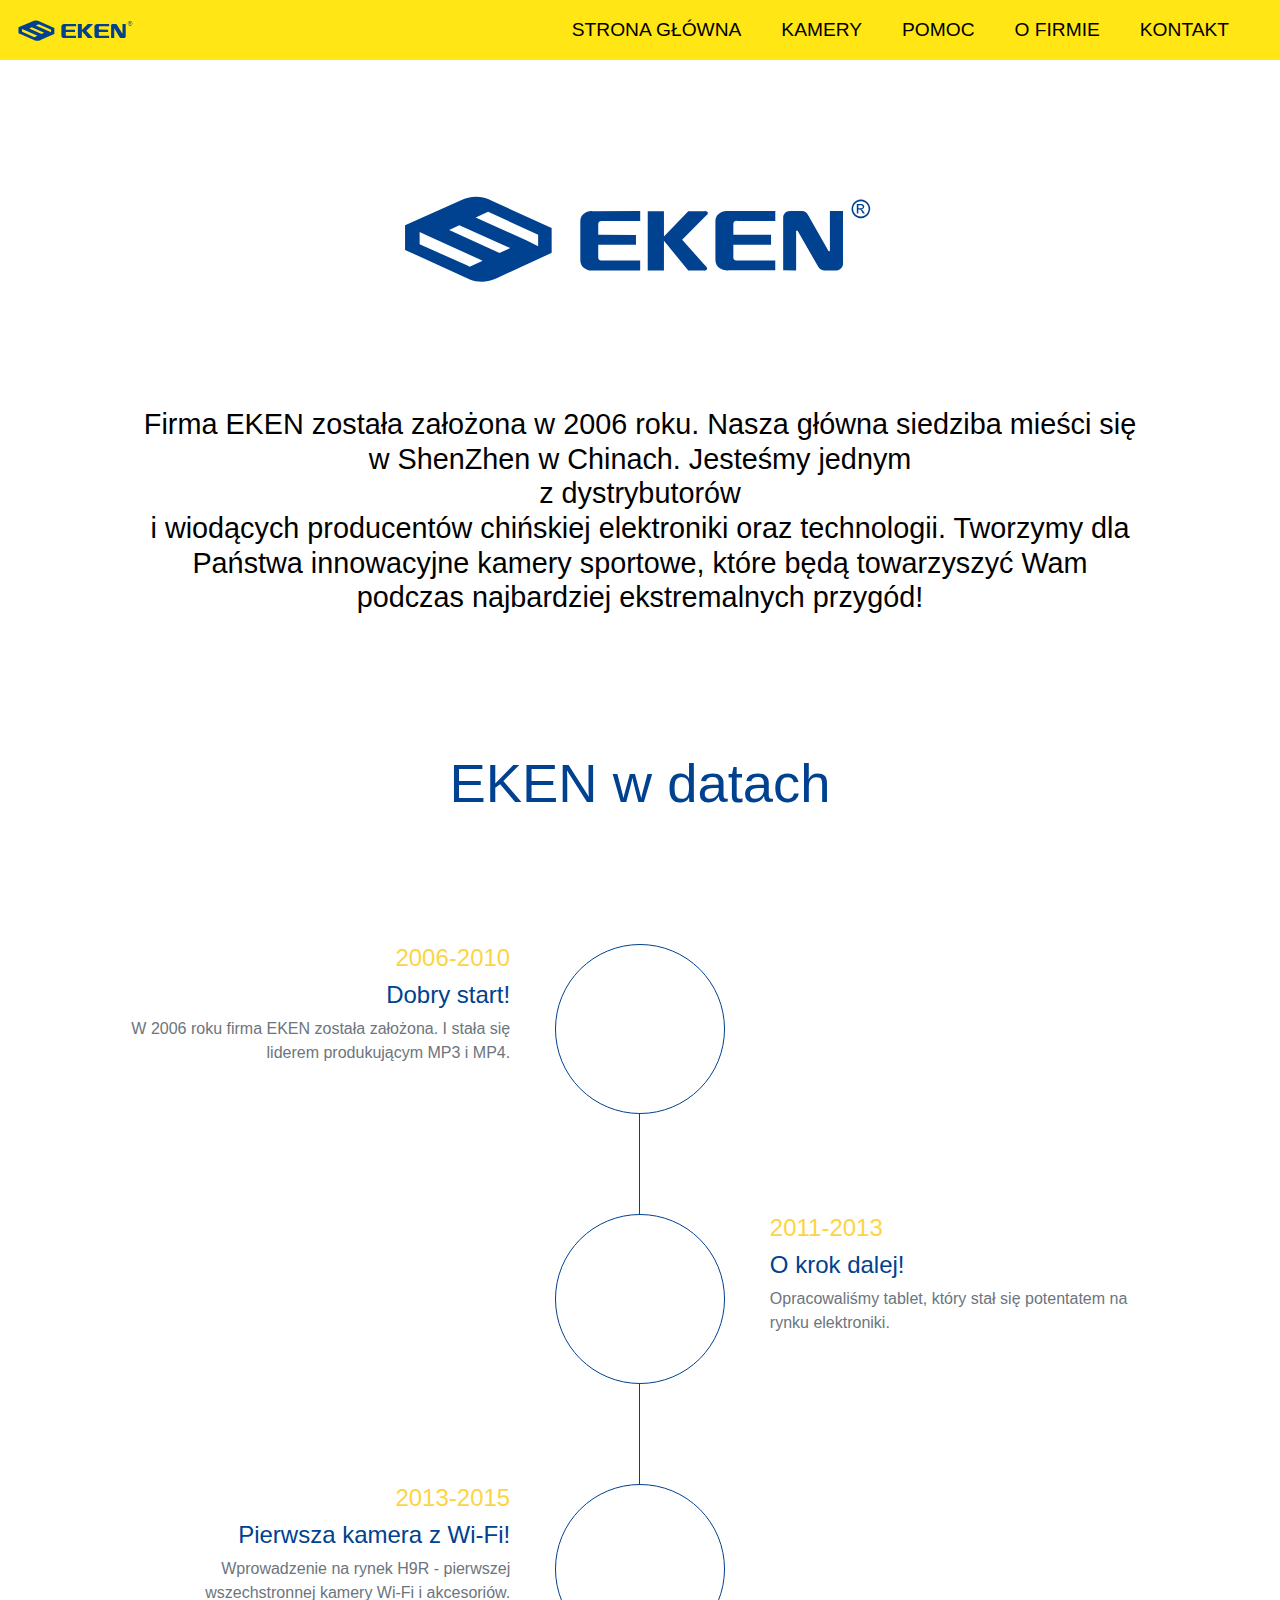
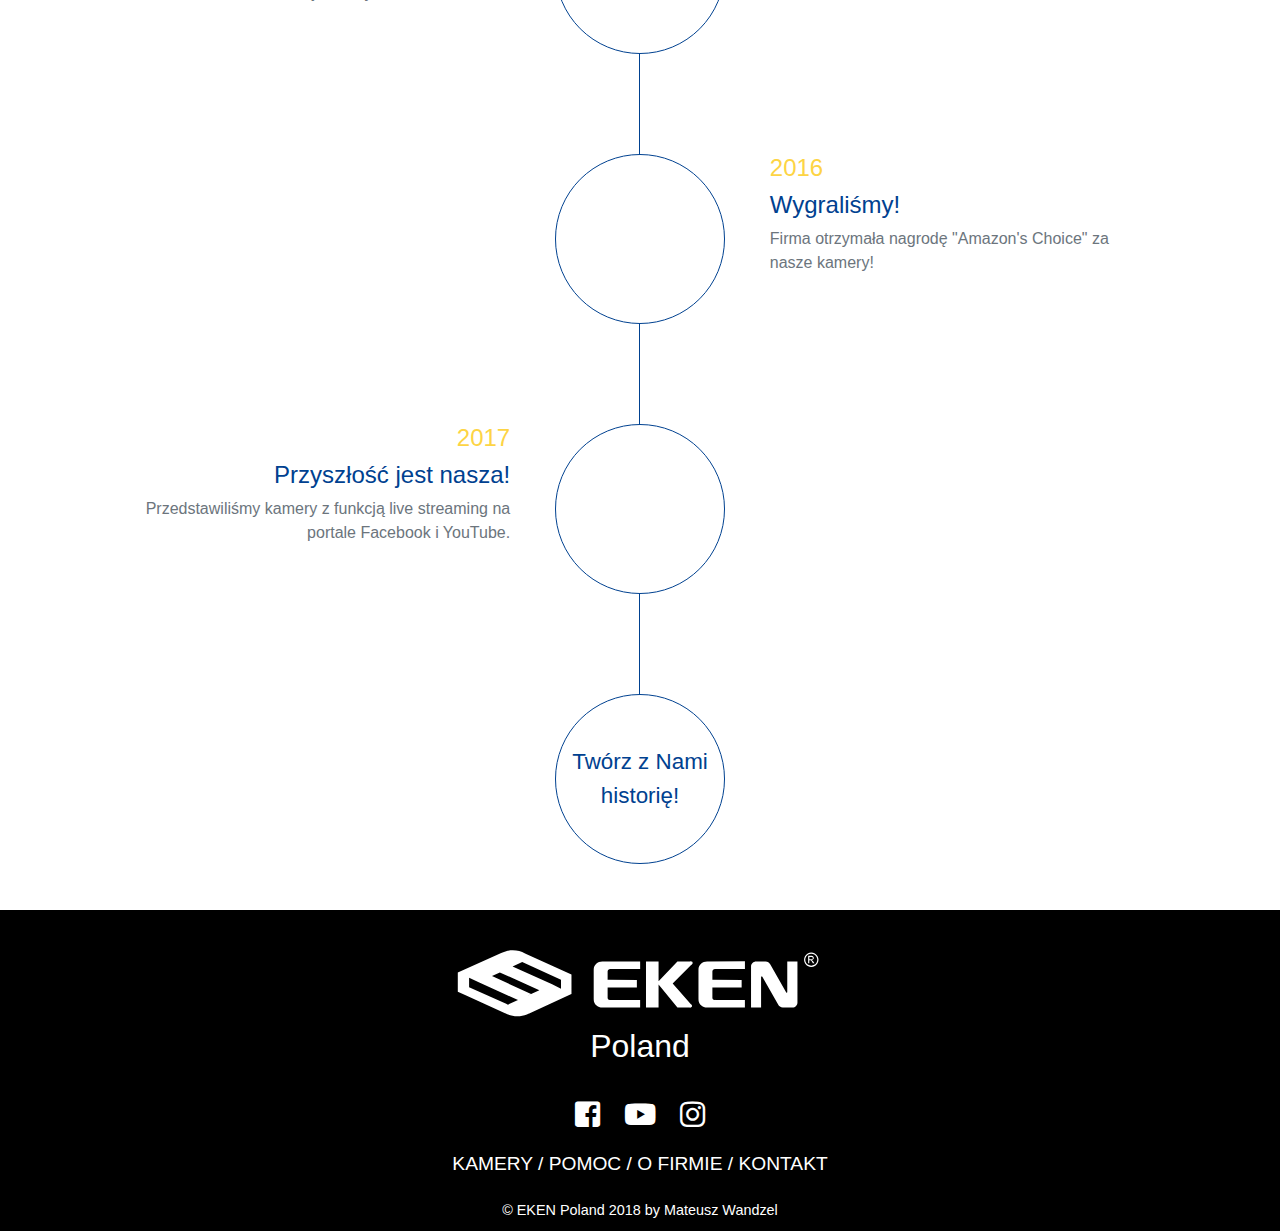
<file: aboutus.html>
<!DOCTYPE HTML>
<html lang="en">

<head>
    <!-- Required meta tags -->
    <meta charset="utf-8">
    <meta name="viewport" content="width=device-width, initial-scale=1, shrink-to- fit=no">
    <link rel="icon" type="image/png" href="favicon.png">

    <!-- Bootstrap CSS -->
    <link rel="stylesheet" href="assets/css/bootstrap.min.css">
    <link rel="stylesheet" href="assets/css/aboutus.css">

    <link href="https://fonts.googleapis.com/css?family=Raleway" rel="stylesheet">
    <link rel="stylesheet" href="assets/css/fontawesome-all.css">

    <title>EKEN - Poland</title>
</head>

<body>
    <nav class="navbar navbar-expand-lg navbar-light sticky">
        <a href="index.html"><img src="assets/img/logo.svg" alt="logo" class="nav-logo"></a>
        <button class="navbar-toggler" type="button" data-toggle="collapse" data-target="#navbarNavAltMarkup" aria-controls="navbarNavAltMarkup" aria-expanded="false" aria-label="Toggle navigation">
    <span class="navbar-toggler-icon"></span>
      </button>
        <div class="collapse navbar-collapse" id="navbarNavAltMarkup">
            <div class="navbar-nav display-4 ml-auto">
                <a class="nav-item nav-link" href="index.html">Strona główna</a>
                <a class="nav-item nav-link" href="products.html">Kamery</a>
                <a class="nav-item nav-link" href="help.html">Pomoc</a>
                <a class="nav-item nav-link" href="aboutus.html">O firmie</a>
                <a class="nav-item nav-link" href="contact.html">Kontakt</a>
            </div>
        </div>
    </nav>
    <section class="about d-flex justify-content-center align-items-center flex-column">
        <div class="about-header d-flex justify-content-center align-items-center flex-column">
            <img src="assets/img/logo.svg" alt="logo" class="about-logo">
            <p class="display-2 about-description">Firma EKEN została założona w 2006 roku. Nasza główna siedziba mieści się <br>w ShenZhen w Chinach. Jesteśmy jednym <br>z dystrybutorów <br>i wiodących producentów chińskiej elektroniki oraz technologii. Tworzymy dla Państwa innowacyjne kamery sportowe, które będą towarzyszyć Wam podczas najbardziej ekstremalnych przygód!</p>
        </div>
        
        <div class="container-fluid timeline-container">
            <div class="row">
                <div class="col-lg-12 text-center">
                    <h2 class="section-heading display-2">EKEN w datach</h2>
                </div>
            </div>
            <div class="row">
                <div class="col-lg-12">
                    <ul class="timeline">
                        <li>
                            <div class="timeline-image">
            
                            </div>
                            <div class="timeline-panel">
                                <div class="timeline-heading">
                                    <h4>2006-2010</h4>
                                    <h4 class="subheading display-4">Dobry start!</h4>
                                </div>
                                <div class="timeline-body">
                                    <p class="text-muted">W 2006 roku firma EKEN została założona. I stała się liderem produkującym MP3 i MP4. </p>
                                </div>
                            </div>
                        </li>
                        <li class="timeline-inverted">
                            <div class="timeline-image">
                                
                            </div>
                            <div class="timeline-panel">
                                <div class="timeline-heading">
                                    <h4>2011-2013</h4>
                                    <h4 class="subheading display-4">O krok dalej!</h4>
                                </div>
                                <div class="timeline-body">
                                    <p class="text-muted">Opracowaliśmy tablet, który stał się potentatem na rynku elektroniki. </p>
                                </div>
                            </div>
                        </li>
                        <li>
                            <div class="timeline-image">
                                
                            </div>
                            <div class="timeline-panel">
                                <div class="timeline-heading">
                                    <h4>2013-2015</h4>
                                    <h4 class="subheading display-4">Pierwsza kamera z Wi-Fi!</h4>
                                </div>
                                <div class="timeline-body">
                                    <p class="text-muted">Wprowadzenie na rynek H9R - pierwszej wszechstronnej kamery Wi-Fi i akcesoriów.</p>
                                </div>
                            </div>
                        </li>
                        <li class="timeline-inverted">
                            <div class="timeline-image">
                                
                            </div>
                            <div class="timeline-panel">
                                <div class="timeline-heading">
                                    <h4>2016</h4>
                                    <h4 class="subheading display-4">Wygraliśmy!</h4>
                                </div>
                                <div class="timeline-body">
                                    <p class="text-muted">Firma otrzymała nagrodę "Amazon's Choice" za nasze kamery!</p>
                                </div>
                            </div>
                        </li>
                        <li>
                            <div class="timeline-image">
                                
                            </div>
                            <div class="timeline-panel">
                                <div class="timeline-heading">
                                    <h4>2017</h4>
                                    <h4 class="subheading display-4">Przyszłość jest nasza!</h4>
                                </div>
                                <div class="timeline-body">
                                    <p class="text-muted">Przedstawiliśmy kamery z funkcją live streaming na portale Facebook i YouTube.</p>
                                </div>
                            </div>
                        </li>
                        <li class="timeline-inverted">
                            <div class="timeline-image container-fluid d-flex align-items-center justify-content-center flex-column">
                                <span class="lastcircle display-4">Twórz z Nami historię!</span>
                            </div>
                        </li>
                    </ul>
                </div>
            </div>
        </div>
    </section>
<footer>
    <div class="social-media">
        <svg version="1.1" id="图层_1" xmlns="http://www.w3.org/2000/svg" xmlns:xlink="http://www.w3.org/1999/xlink" x="0px" y="0px" width="413.86px" height="82.2px" viewBox="0 0 413.86 82.2" enable-background="new 0 0 413.86 82.2" xml:space="preserve">
                <g id="XMLID_167_">
                    <path id="eken" fill="#004190" d="M394.59,16.8c-0.145-0.154-0.427-0.286-0.709-0.439c0.709-0.141,1.271-0.287,1.707-0.705
                        c0.418-0.419,0.692-0.992,0.692-1.559c0-0.428-0.132-0.854-0.418-1.14c-0.274-0.424-0.567-0.708-0.991-0.845
                        c-0.426-0.146-1.138-0.285-2.125-0.285h-2.689v8.085h1.275v-3.397h0.706c0.565,0,0.852,0.132,1.133,0.286
                        c0.287,0.272,0.71,0.846,1.274,1.836l0.707,1.275h1.7l-0.99-1.56C395.295,17.646,395.009,17.072,394.59,16.8z M393.021,15.538
                        h-1.631v-2.526h1.494c0.741,0,1.179,0,1.48,0.156c0.147,0.143,0.447,0.29,0.598,0.44c0,0.146,0.145,0.455,0.145,0.745
                        c0,0.296-0.145,0.597-0.444,0.894C394.365,15.395,393.777,15.538,393.021,15.538z"/>
                    <path id="eken" fill="#004190" d="M400.313,12.128c-0.75-1.338-1.781-2.24-2.974-2.986c-1.34-0.587-2.526-1.039-3.867-1.039
                        c-1.332,0-2.535,0.451-3.866,1.039c-1.191,0.747-2.231,1.648-2.973,2.986c-0.598,1.183-1.039,2.521-1.039,3.857
                        c0,1.339,0.441,2.688,1.039,3.876c0.741,1.338,1.638,2.225,2.973,2.971c1.189,0.593,2.534,1.039,3.866,1.039
                        c1.341,0,2.677-0.446,3.867-1.039c1.328-0.746,2.224-1.633,2.974-2.971c0.586-1.189,1.041-2.537,1.041-3.876
                        C401.354,14.649,400.898,13.311,400.313,12.128z M399.125,19.259c-0.594,1.042-1.342,1.788-2.384,2.38
                        c-1.038,0.594-2.078,0.899-3.27,0.899c-1.186,0-2.234-0.306-3.273-0.899c-1.04-0.592-1.784-1.338-2.377-2.38
                        c-0.592-1.042-0.892-2.084-0.892-3.274c0-1.186,0.3-2.231,0.892-3.264c0.593-1.05,1.337-1.799,2.377-2.381
                        c1.039-0.599,2.23-0.893,3.273-0.893c1.041,0,2.231,0.293,3.27,0.893c1.042,0.582,1.79,1.331,2.384,2.381
                        c0.593,1.033,0.892,2.078,0.892,3.264C400.017,17.175,399.718,18.217,399.125,19.259z"/>
                </g>
                <path id="eken" fill="#004190" d="M132.32,53.26L132.32,53.26L132.32,53.26l-0.03-21.116l-0.035,0.018L81.724,9.129
                    c-3.967-2.141-8.506-3.356-13.33-3.356c-4.543,0-8.832,1.084-12.63,2.998l-0.008-0.003L8.476,29.909v20.91l8.541,3.899
                    l42.933,19.604c0.06,0.029,0.11,0.061,0.169,0.092l3.026,1.387c3.162,1.232,6.593,1.912,10.192,1.912
                    c3.665,0,7.172-0.711,10.388-1.988l1.625-0.742l0.003-0.004l0.86-0.393c0.026-0.012,0.05-0.029,0.075-0.037l45.307-20.953
                    l0.725-0.324V53.26z M63.09,64.961l-1.937-0.881L20.788,45.922V35.665l10.49,4.905l0.014-0.006l42.76,19.345L63.09,64.961z
                     M85.35,54.697l-0.834,0.387l3.768-1.754l-42.56-19.506l8.561-3.997l43.042,19.347L85.35,54.697z M68.119,23.367l10.52-4.912
                    l42.249,19.52l-0.002,0.001l0.004,9.587l-9.644-4.807L68.119,23.367z"/>
                <path id="eken" fill="#004190" d="M207.101,17.871l-40.486,0.051c-0.232-0.018-0.463-0.025-0.704-0.025
                    c-5.17,0-9.363,3.755-9.363,8.385c0,0.094,0.013,0.183,0.013,0.277l-0.055,0.049v32.144l0.067,0.064
                    c-0.029,0.281-0.046,0.563-0.046,0.846c0,4.715,4.269,8.545,9.535,8.545c0.176,0,0.345-0.023,0.517-0.029v0.002l1.511-0.029h38.977
                    v-8.33l-31.91-0.006l-0.012-0.021c-0.273,0.1-0.746,0.023-1.056,0.023c-1.324,0-2.395-0.959-2.395-2.145
                    c0-0.188-0.086-0.455-0.035-0.627V46.373l31.862-0.035V38.07l-31.862-0.095v-9.048l0.048-0.036
                    c-0.009-0.069-0.026-0.138-0.026-0.212c0-1.374,1.244-2.488,2.782-2.488c0.215,0,0.42,0.026,0.624,0.07l0.05-0.041l31.962,0.052
                    V17.871z"/>
                <path id="eken" fill="#004190" d="M321.217,17.829l-40.49,0.052c-0.233-0.016-0.464-0.023-0.698-0.023
                    c-5.172,0-9.366,3.752-9.366,8.382c0,0.093,0.012,0.183,0.017,0.275l-0.057,0.049v32.148l0.066,0.063
                    c-0.029,0.277-0.046,0.559-0.046,0.846c0,4.717,4.27,8.541,9.537,8.541c0.171,0,0.345-0.018,0.513-0.029h0.005l1.503-0.025h38.983
                    v-8.326l-31.909-0.008l-0.01-0.021c-0.276,0.098-0.751,0.025-1.064,0.025c-1.32,0-2.393-0.961-2.393-2.145
                    c0-0.188-0.083-0.457-0.031-0.631V46.336l31.862-0.043v-8.265l-31.862-0.095v-9.047l0.046-0.036
                    c-0.008-0.069-0.026-0.138-0.026-0.21c0-1.377,1.249-2.491,2.78-2.491c0.218,0,0.425,0.027,0.628,0.069l0.05-0.039l31.963,0.054
                    V17.829z"/>
                <g id="XMLID_149_">
                    <path id="eken" fill="#004190" d="M378.422,17.862l-11.089,0.036v33.479h-0.03c-0.068,0.287-0.341,0.504-0.681,0.504
                        c-0.384,0-0.691-0.268-0.704-0.607l-17.177-30.24c-0.905-1.855-2.809-3.136-5.016-3.136c-0.042,0-0.086,0.006-0.127,0.007
                        l-0.013-0.007h-3.41h-1.364h-4.689l-0.035,0.04c-0.208-0.021-0.419-0.04-0.635-0.04c-3.079,0-5.58,2.491-5.58,5.563
                        c0,0.278,0,44.521,0,44.521l10.939,0.139V34.923c-0.004-0.024-0.014-0.048-0.014-0.071c0-0.024,0.01-0.046,0.014-0.07v-0.139h0.032
                        c0.1-0.244,0.356-0.421,0.664-0.421c0.307,0,0.563,0.177,0.661,0.421h0.007l17.204,30.289c0.894,1.889,2.817,3.199,5.054,3.199
                        c0.074,0,0.143-0.006,0.217-0.012h0.333h2.993h1.356l5.465,0.008c0.015,0,0.033,0.004,0.054,0.004c0.016,0,0.038-0.004,0.051-0.004
                        h0.156l0.006-0.008c2.987-0.113,5.37-2.549,5.37-5.549C378.435,62.479,378.422,17.862,378.422,17.862z"/>
                </g>
                <g id="XMLID_145_">
                    <polyline id="eken" fill="#004190" points="242.528,42.063 263.688,20.768 262.633,17.914 247.689,17.914 227.158,39.434 
                        227.155,17.922 213.457,17.922 213.457,68.188 227.155,68.188 227.158,43.063 247.689,68.188 261.88,68.125 263.062,65.289 
                        242.528,42.063 	"/>
                    <ellipse id="eken" fill="#004190" cx="262.633" cy="19.513" rx="1.667" ry="1.6"/>
                    <path id="eken" fill="#004190" d="M263.618,66.512c0,0.865-0.712,1.566-1.604,1.596c-0.021,0-0.038,0.006-0.063,0.006
                        c-0.919,0-1.663-0.721-1.663-1.602c0-0.883,0.744-1.598,1.663-1.598c0.477,0,0.901,0.189,1.208,0.49
                        C263.446,65.693,263.618,66.084,263.618,66.512z"/>
                </g>
                </svg>
        <div class="brand-container container-fluid">
            <span class="brand display-4">Poland</span>
        </div>
        <div class="buttons">
            <a class="fb" href="https://www.facebook.com/EKENPoland" target="_blank"><i class="fab fa-facebook-square"></i></a>
            <a class="fb" href="https://www.facebook.com/EKENPoland" target="_blank"><i class="fab fa-youtube"></i></a>
            <a class="fb" href="https://www.facebook.com/EKENPoland" target="_blank"><i class="fab fa-instagram"></i></a>
        </div>
    </div>
    <p class="display-4"><a href="products.html">Kamery</a> / <a href="help.html">Pomoc</a> / <a href="aboutus.html">O firmie</a> / <a href="contact.html">Kontakt</a> </p>
    <div class="container-fluid copy display-4">&copy; EKEN Poland 2018 by Mateusz Wandzel
    </div>
</footer>
    <!-- Optional JavaScript -->
    <script src="assets/js/main.js"></script>
    <!-- jQuery first, then Popper.js, then Bootstrap JS -->
    <script src="https://code.jquery.com/jquery-3.2.1.slim.min.js" integrity="sha384-KJ3o2DKtIkvYIK3UENzmM7KCkRr/rE9/Qpg6aAZGJwFDMVNA/GpGFF93hXpG5KkN" crossorigin="anonymous"></script>
    <script src="https://cdnjs.cloudflare.com/ajax/libs/popper.js/1.12.9/umd/popper.min.js" integrity="sha384-ApNbgh9B+Y1QKtv3Rn7W3mgPxhU9K/ScQsAP7hUibX39j7fakFPskvXusvfa0b4Q" crossorigin="anonymous"></script>
    <script src="https://maxcdn.bootstrapcdn.com/bootstrap/4.0.0/js/bootstrap.min.js" integrity="sha384-JZR6Spejh4U02d8jOt6vLEHfe/JQGiRRSQQxSfFWpi1MquVdAyjUar5+76PVCmYl" crossorigin="anonymous"></script>
    <script src="assets/js/bootstrap.min.js"></script>
    <script src="assets/js/main.js"></script>
</body>

</html>
</file>
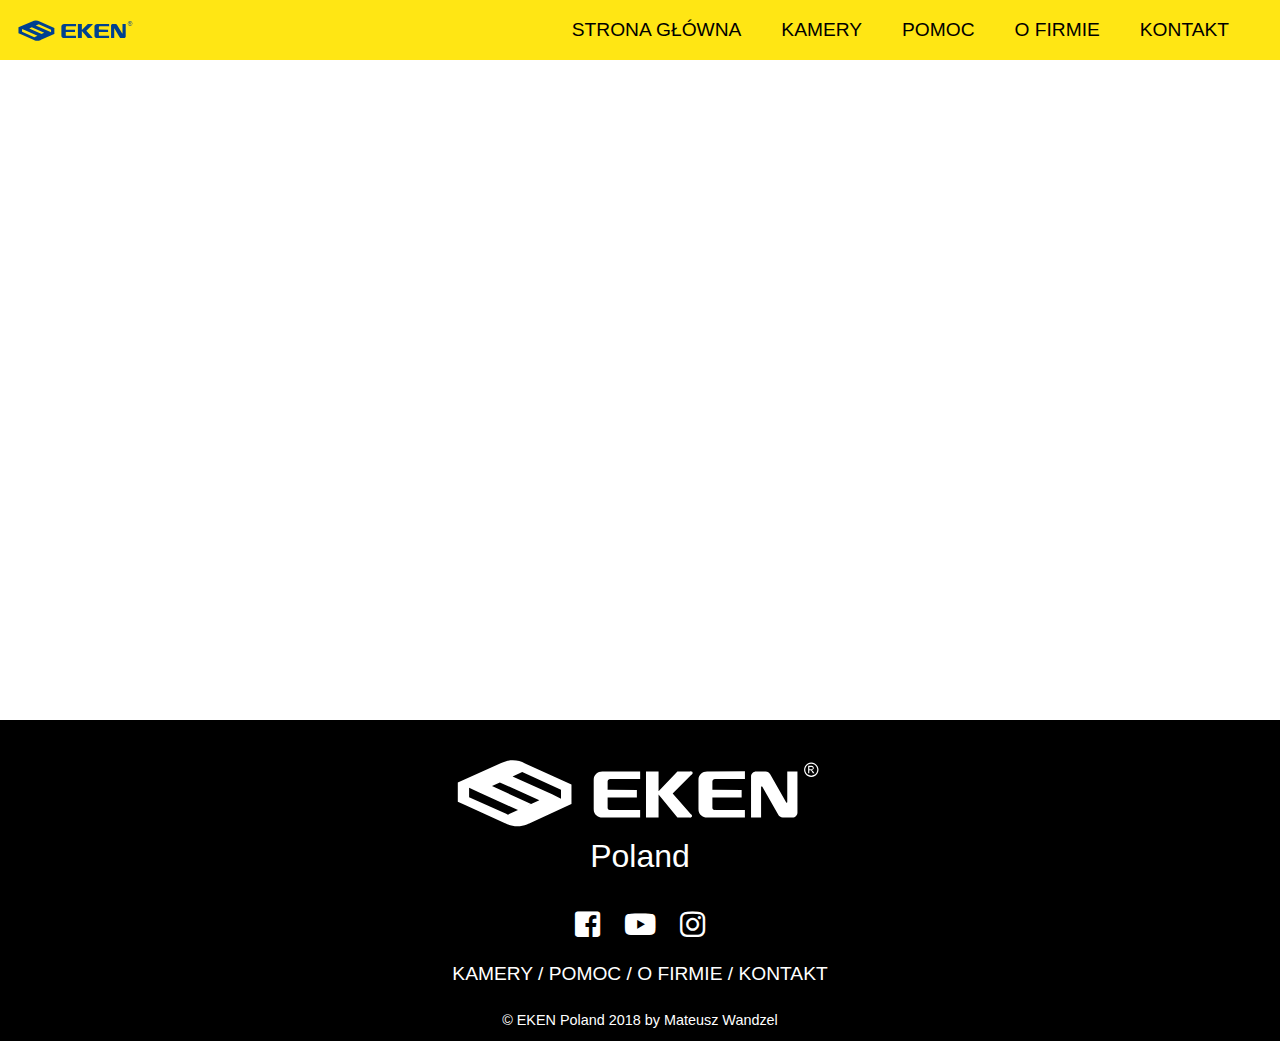
<file: contact.html>
<!DOCTYPE HTML>
<html lang="en">

<head>
    <!-- Required meta tags -->
    <meta charset="utf-8">
    <meta name="viewport" content="width=device-width, initial-scale=1, shrink-to- fit=no">
    <link rel="icon" type="image/png" href="favicon.png">

    <!-- Bootstrap CSS -->
    <link rel="stylesheet" href="assets/css/bootstrap.min.css">
    <link rel="stylesheet" href="assets/css/contact.css">

    <link href="https://fonts.googleapis.com/css?family=Raleway" rel="stylesheet">
    <link rel="stylesheet" href="assets/css/fontawesome-all.css">

    <title>EKEN - Poland</title>
</head>

<body>
    <nav class="navbar navbar-expand-lg navbar-light sticky">
        <a href="index.html"><img src="assets/img/logo.svg" alt="logo" class="nav-logo"></a>
        <button class="navbar-toggler" type="button" data-toggle="collapse" data-target="#navbarNavAltMarkup" aria-controls="navbarNavAltMarkup" aria-expanded="false" aria-label="Toggle navigation">
    <span class="navbar-toggler-icon"></span>
  </button>
        <div class="collapse navbar-collapse" id="navbarNavAltMarkup">
            <div class="navbar-nav display-4 ml-auto">
                <a class="nav-item nav-link" href="index.html">Strona główna</a>
                <a class="nav-item nav-link" href="products.html">Kamery</a>
                <a class="nav-item nav-link" href="help.html">Pomoc</a>
                <a class="nav-item nav-link" href="aboutus.html">O firmie</a>
                <a class="nav-item nav-link" href="contact.html">Kontakt</a>
            </div>
        </div>
    </nav>
    
    <section style="width: 100vw; height: 80vh;"></section>
    
    <footer>
    <div class="social-media">
        <svg version="1.1" id="图层_1" xmlns="http://www.w3.org/2000/svg" xmlns:xlink="http://www.w3.org/1999/xlink" x="0px" y="0px" width="413.86px" height="82.2px" viewBox="0 0 413.86 82.2" enable-background="new 0 0 413.86 82.2" xml:space="preserve">
                <g id="XMLID_167_">
                    <path id="eken" fill="#004190" d="M394.59,16.8c-0.145-0.154-0.427-0.286-0.709-0.439c0.709-0.141,1.271-0.287,1.707-0.705
                        c0.418-0.419,0.692-0.992,0.692-1.559c0-0.428-0.132-0.854-0.418-1.14c-0.274-0.424-0.567-0.708-0.991-0.845
                        c-0.426-0.146-1.138-0.285-2.125-0.285h-2.689v8.085h1.275v-3.397h0.706c0.565,0,0.852,0.132,1.133,0.286
                        c0.287,0.272,0.71,0.846,1.274,1.836l0.707,1.275h1.7l-0.99-1.56C395.295,17.646,395.009,17.072,394.59,16.8z M393.021,15.538
                        h-1.631v-2.526h1.494c0.741,0,1.179,0,1.48,0.156c0.147,0.143,0.447,0.29,0.598,0.44c0,0.146,0.145,0.455,0.145,0.745
                        c0,0.296-0.145,0.597-0.444,0.894C394.365,15.395,393.777,15.538,393.021,15.538z"/>
                    <path id="eken" fill="#004190" d="M400.313,12.128c-0.75-1.338-1.781-2.24-2.974-2.986c-1.34-0.587-2.526-1.039-3.867-1.039
                        c-1.332,0-2.535,0.451-3.866,1.039c-1.191,0.747-2.231,1.648-2.973,2.986c-0.598,1.183-1.039,2.521-1.039,3.857
                        c0,1.339,0.441,2.688,1.039,3.876c0.741,1.338,1.638,2.225,2.973,2.971c1.189,0.593,2.534,1.039,3.866,1.039
                        c1.341,0,2.677-0.446,3.867-1.039c1.328-0.746,2.224-1.633,2.974-2.971c0.586-1.189,1.041-2.537,1.041-3.876
                        C401.354,14.649,400.898,13.311,400.313,12.128z M399.125,19.259c-0.594,1.042-1.342,1.788-2.384,2.38
                        c-1.038,0.594-2.078,0.899-3.27,0.899c-1.186,0-2.234-0.306-3.273-0.899c-1.04-0.592-1.784-1.338-2.377-2.38
                        c-0.592-1.042-0.892-2.084-0.892-3.274c0-1.186,0.3-2.231,0.892-3.264c0.593-1.05,1.337-1.799,2.377-2.381
                        c1.039-0.599,2.23-0.893,3.273-0.893c1.041,0,2.231,0.293,3.27,0.893c1.042,0.582,1.79,1.331,2.384,2.381
                        c0.593,1.033,0.892,2.078,0.892,3.264C400.017,17.175,399.718,18.217,399.125,19.259z"/>
                </g>
                <path id="eken" fill="#004190" d="M132.32,53.26L132.32,53.26L132.32,53.26l-0.03-21.116l-0.035,0.018L81.724,9.129
                    c-3.967-2.141-8.506-3.356-13.33-3.356c-4.543,0-8.832,1.084-12.63,2.998l-0.008-0.003L8.476,29.909v20.91l8.541,3.899
                    l42.933,19.604c0.06,0.029,0.11,0.061,0.169,0.092l3.026,1.387c3.162,1.232,6.593,1.912,10.192,1.912
                    c3.665,0,7.172-0.711,10.388-1.988l1.625-0.742l0.003-0.004l0.86-0.393c0.026-0.012,0.05-0.029,0.075-0.037l45.307-20.953
                    l0.725-0.324V53.26z M63.09,64.961l-1.937-0.881L20.788,45.922V35.665l10.49,4.905l0.014-0.006l42.76,19.345L63.09,64.961z
                     M85.35,54.697l-0.834,0.387l3.768-1.754l-42.56-19.506l8.561-3.997l43.042,19.347L85.35,54.697z M68.119,23.367l10.52-4.912
                    l42.249,19.52l-0.002,0.001l0.004,9.587l-9.644-4.807L68.119,23.367z"/>
                <path id="eken" fill="#004190" d="M207.101,17.871l-40.486,0.051c-0.232-0.018-0.463-0.025-0.704-0.025
                    c-5.17,0-9.363,3.755-9.363,8.385c0,0.094,0.013,0.183,0.013,0.277l-0.055,0.049v32.144l0.067,0.064
                    c-0.029,0.281-0.046,0.563-0.046,0.846c0,4.715,4.269,8.545,9.535,8.545c0.176,0,0.345-0.023,0.517-0.029v0.002l1.511-0.029h38.977
                    v-8.33l-31.91-0.006l-0.012-0.021c-0.273,0.1-0.746,0.023-1.056,0.023c-1.324,0-2.395-0.959-2.395-2.145
                    c0-0.188-0.086-0.455-0.035-0.627V46.373l31.862-0.035V38.07l-31.862-0.095v-9.048l0.048-0.036
                    c-0.009-0.069-0.026-0.138-0.026-0.212c0-1.374,1.244-2.488,2.782-2.488c0.215,0,0.42,0.026,0.624,0.07l0.05-0.041l31.962,0.052
                    V17.871z"/>
                <path id="eken" fill="#004190" d="M321.217,17.829l-40.49,0.052c-0.233-0.016-0.464-0.023-0.698-0.023
                    c-5.172,0-9.366,3.752-9.366,8.382c0,0.093,0.012,0.183,0.017,0.275l-0.057,0.049v32.148l0.066,0.063
                    c-0.029,0.277-0.046,0.559-0.046,0.846c0,4.717,4.27,8.541,9.537,8.541c0.171,0,0.345-0.018,0.513-0.029h0.005l1.503-0.025h38.983
                    v-8.326l-31.909-0.008l-0.01-0.021c-0.276,0.098-0.751,0.025-1.064,0.025c-1.32,0-2.393-0.961-2.393-2.145
                    c0-0.188-0.083-0.457-0.031-0.631V46.336l31.862-0.043v-8.265l-31.862-0.095v-9.047l0.046-0.036
                    c-0.008-0.069-0.026-0.138-0.026-0.21c0-1.377,1.249-2.491,2.78-2.491c0.218,0,0.425,0.027,0.628,0.069l0.05-0.039l31.963,0.054
                    V17.829z"/>
                <g id="XMLID_149_">
                    <path id="eken" fill="#004190" d="M378.422,17.862l-11.089,0.036v33.479h-0.03c-0.068,0.287-0.341,0.504-0.681,0.504
                        c-0.384,0-0.691-0.268-0.704-0.607l-17.177-30.24c-0.905-1.855-2.809-3.136-5.016-3.136c-0.042,0-0.086,0.006-0.127,0.007
                        l-0.013-0.007h-3.41h-1.364h-4.689l-0.035,0.04c-0.208-0.021-0.419-0.04-0.635-0.04c-3.079,0-5.58,2.491-5.58,5.563
                        c0,0.278,0,44.521,0,44.521l10.939,0.139V34.923c-0.004-0.024-0.014-0.048-0.014-0.071c0-0.024,0.01-0.046,0.014-0.07v-0.139h0.032
                        c0.1-0.244,0.356-0.421,0.664-0.421c0.307,0,0.563,0.177,0.661,0.421h0.007l17.204,30.289c0.894,1.889,2.817,3.199,5.054,3.199
                        c0.074,0,0.143-0.006,0.217-0.012h0.333h2.993h1.356l5.465,0.008c0.015,0,0.033,0.004,0.054,0.004c0.016,0,0.038-0.004,0.051-0.004
                        h0.156l0.006-0.008c2.987-0.113,5.37-2.549,5.37-5.549C378.435,62.479,378.422,17.862,378.422,17.862z"/>
                </g>
                <g id="XMLID_145_">
                    <polyline id="eken" fill="#004190" points="242.528,42.063 263.688,20.768 262.633,17.914 247.689,17.914 227.158,39.434 
                        227.155,17.922 213.457,17.922 213.457,68.188 227.155,68.188 227.158,43.063 247.689,68.188 261.88,68.125 263.062,65.289 
                        242.528,42.063 	"/>
                    <ellipse id="eken" fill="#004190" cx="262.633" cy="19.513" rx="1.667" ry="1.6"/>
                    <path id="eken" fill="#004190" d="M263.618,66.512c0,0.865-0.712,1.566-1.604,1.596c-0.021,0-0.038,0.006-0.063,0.006
                        c-0.919,0-1.663-0.721-1.663-1.602c0-0.883,0.744-1.598,1.663-1.598c0.477,0,0.901,0.189,1.208,0.49
                        C263.446,65.693,263.618,66.084,263.618,66.512z"/>
                </g>
                </svg>
                <div class="brand-container container-fluid">
                <span class="brand display-4">Poland</span>    
                </div>
                <div class="buttons">
                    <a class="fb" href="https://www.facebook.com/EKENPoland" target="_blank"><i class="fab fa-facebook-square"></i></a>
                    <a class="fb" href="https://www.facebook.com/EKENPoland" target="_blank"><i class="fab fa-youtube"></i></a>
                    <a class="fb" href="https://www.facebook.com/EKENPoland" target="_blank"><i class="fab fa-instagram"></i></a>
                </div>
            </div>
            <p class="display-4"><a href="products.html">Kamery</a> / <a href="help.html">Pomoc</a> / <a href="aboutus.html">O firmie</a> / <a href="contact.html">Kontakt</a> </p>
            <div class="container-fluid copy display-4">&copy; EKEN Poland 2018 by Mateusz Wandzel
            </div>
        </footer>


    <!-- Optional JavaScript -->
    <script src="assets/js/main.js"></script>
    <!-- jQuery first, then Popper.js, then Bootstrap JS -->
    <script src="https://code.jquery.com/jquery-3.2.1.slim.min.js" integrity="sha384-KJ3o2DKtIkvYIK3UENzmM7KCkRr/rE9/Qpg6aAZGJwFDMVNA/GpGFF93hXpG5KkN" crossorigin="anonymous"></script>
    <script src="https://cdnjs.cloudflare.com/ajax/libs/popper.js/1.12.9/umd/popper.min.js" integrity="sha384-ApNbgh9B+Y1QKtv3Rn7W3mgPxhU9K/ScQsAP7hUibX39j7fakFPskvXusvfa0b4Q" crossorigin="anonymous"></script>
    <script src="https://maxcdn.bootstrapcdn.com/bootstrap/4.0.0/js/bootstrap.min.js" integrity="sha384-JZR6Spejh4U02d8jOt6vLEHfe/JQGiRRSQQxSfFWpi1MquVdAyjUar5+76PVCmYl" crossorigin="anonymous"></script>
    <script src="assets/js/bootstrap.min.js"></script>
    <script src="assets/js/main.js"></script>
</body>

</html>
</file>
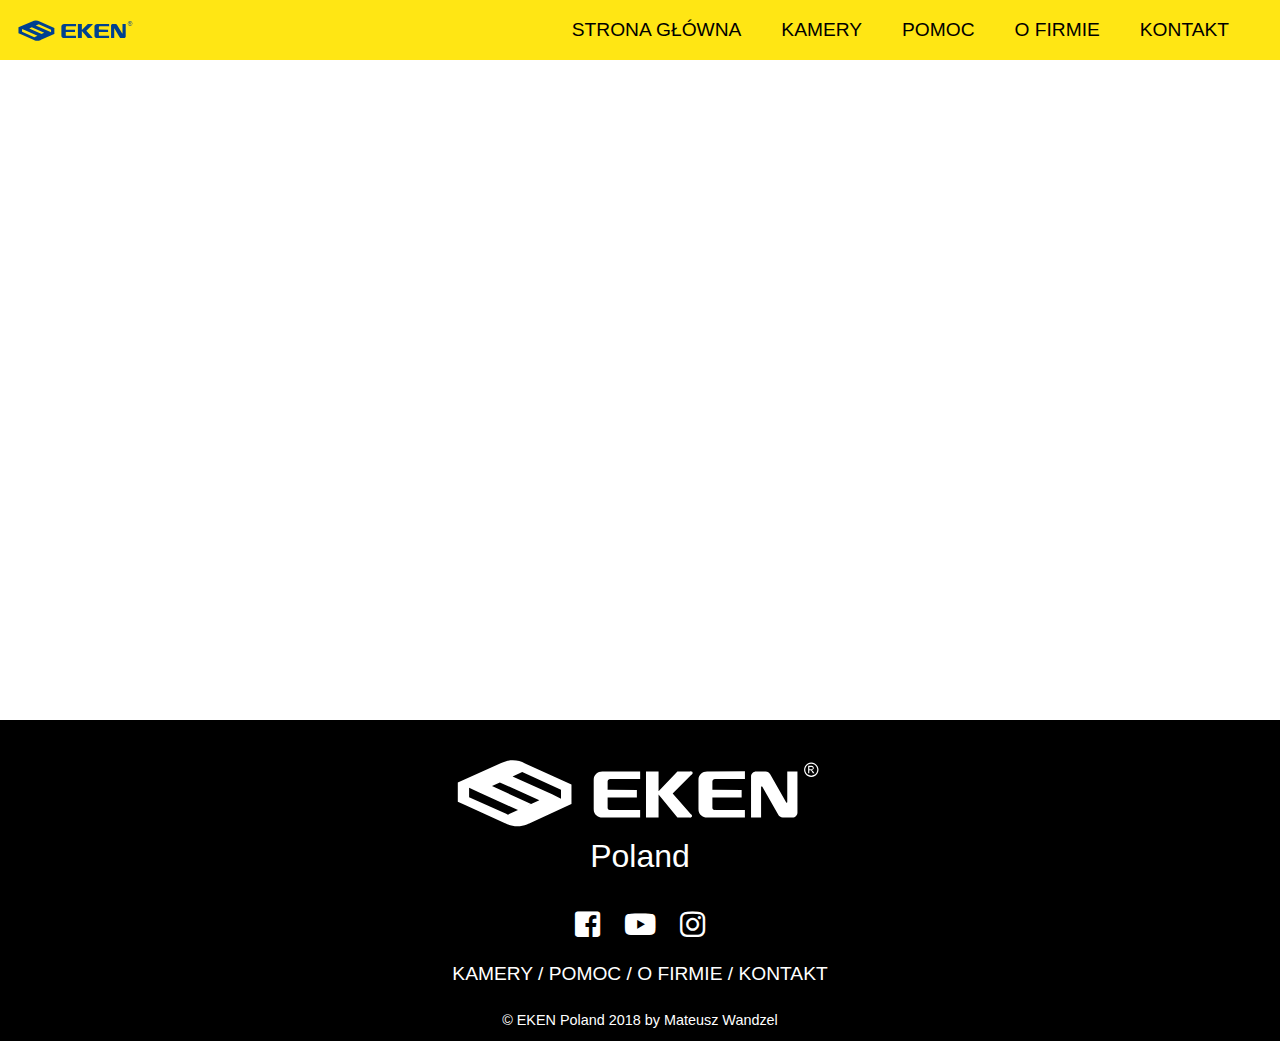
<file: help.html>
<!DOCTYPE HTML>
<html lang="en">

<head>
    <!-- Required meta tags -->
    <meta charset="utf-8">
    <meta name="viewport" content="width=device-width, initial-scale=1, shrink-to- fit=no">
    <link rel="icon" type="image/png" href="favicon.png">

    <!-- Bootstrap CSS -->
    <link rel="stylesheet" href="assets/css/bootstrap.min.css">
    <link rel="stylesheet" href="assets/css/help.css">
    
    <link href="https://fonts.googleapis.com/css?family=Raleway" rel="stylesheet">
    <link rel="stylesheet" href="assets/css/fontawesome-all.css">

    <title>EKEN - Poland</title>
</head>

<body>

    <nav class="navbar navbar-expand-lg navbar-light sticky">
        <a href="index.html"><img src="assets/img/logo.svg" alt="logo" class="nav-logo"></a>
        <button class="navbar-toggler" type="button" data-toggle="collapse" data-target="#navbarNavAltMarkup" aria-controls="navbarNavAltMarkup" aria-expanded="false" aria-label="Toggle navigation">
    <span class="navbar-toggler-icon"></span>
  </button>
        <div class="collapse navbar-collapse" id="navbarNavAltMarkup">
            <div class="navbar-nav display-4 ml-auto">
                <a class="nav-item nav-link" href="index.html">Strona główna</a>
                <a class="nav-item nav-link" href="products.html">Kamery</a>
                <a class="nav-item nav-link" href="help.html">Pomoc</a>
                <a class="nav-item nav-link" href="aboutus.html">O firmie</a>
                <a class="nav-item nav-link" href="contact.html">Kontakt</a>
            </div>
        </div>
    </nav>
    
    <section style="width: 100vw; height: 80vh;"></section>
    
     <footer>
            <div class="social-media">
                <svg version="1.1" id="图层_1" xmlns="http://www.w3.org/2000/svg" xmlns:xlink="http://www.w3.org/1999/xlink" x="0px" y="0px"
                     width="413.86px" height="82.2px" viewBox="0 0 413.86 82.2" enable-background="new 0 0 413.86 82.2" xml:space="preserve">
                <g id="XMLID_167_">
                    <path id="eken" fill="#004190" d="M394.59,16.8c-0.145-0.154-0.427-0.286-0.709-0.439c0.709-0.141,1.271-0.287,1.707-0.705
                        c0.418-0.419,0.692-0.992,0.692-1.559c0-0.428-0.132-0.854-0.418-1.14c-0.274-0.424-0.567-0.708-0.991-0.845
                        c-0.426-0.146-1.138-0.285-2.125-0.285h-2.689v8.085h1.275v-3.397h0.706c0.565,0,0.852,0.132,1.133,0.286
                        c0.287,0.272,0.71,0.846,1.274,1.836l0.707,1.275h1.7l-0.99-1.56C395.295,17.646,395.009,17.072,394.59,16.8z M393.021,15.538
                        h-1.631v-2.526h1.494c0.741,0,1.179,0,1.48,0.156c0.147,0.143,0.447,0.29,0.598,0.44c0,0.146,0.145,0.455,0.145,0.745
                        c0,0.296-0.145,0.597-0.444,0.894C394.365,15.395,393.777,15.538,393.021,15.538z"/>
                    <path id="eken" fill="#004190" d="M400.313,12.128c-0.75-1.338-1.781-2.24-2.974-2.986c-1.34-0.587-2.526-1.039-3.867-1.039
                        c-1.332,0-2.535,0.451-3.866,1.039c-1.191,0.747-2.231,1.648-2.973,2.986c-0.598,1.183-1.039,2.521-1.039,3.857
                        c0,1.339,0.441,2.688,1.039,3.876c0.741,1.338,1.638,2.225,2.973,2.971c1.189,0.593,2.534,1.039,3.866,1.039
                        c1.341,0,2.677-0.446,3.867-1.039c1.328-0.746,2.224-1.633,2.974-2.971c0.586-1.189,1.041-2.537,1.041-3.876
                        C401.354,14.649,400.898,13.311,400.313,12.128z M399.125,19.259c-0.594,1.042-1.342,1.788-2.384,2.38
                        c-1.038,0.594-2.078,0.899-3.27,0.899c-1.186,0-2.234-0.306-3.273-0.899c-1.04-0.592-1.784-1.338-2.377-2.38
                        c-0.592-1.042-0.892-2.084-0.892-3.274c0-1.186,0.3-2.231,0.892-3.264c0.593-1.05,1.337-1.799,2.377-2.381
                        c1.039-0.599,2.23-0.893,3.273-0.893c1.041,0,2.231,0.293,3.27,0.893c1.042,0.582,1.79,1.331,2.384,2.381
                        c0.593,1.033,0.892,2.078,0.892,3.264C400.017,17.175,399.718,18.217,399.125,19.259z"/>
                </g>
                <path id="eken" fill="#004190" d="M132.32,53.26L132.32,53.26L132.32,53.26l-0.03-21.116l-0.035,0.018L81.724,9.129
                    c-3.967-2.141-8.506-3.356-13.33-3.356c-4.543,0-8.832,1.084-12.63,2.998l-0.008-0.003L8.476,29.909v20.91l8.541,3.899
                    l42.933,19.604c0.06,0.029,0.11,0.061,0.169,0.092l3.026,1.387c3.162,1.232,6.593,1.912,10.192,1.912
                    c3.665,0,7.172-0.711,10.388-1.988l1.625-0.742l0.003-0.004l0.86-0.393c0.026-0.012,0.05-0.029,0.075-0.037l45.307-20.953
                    l0.725-0.324V53.26z M63.09,64.961l-1.937-0.881L20.788,45.922V35.665l10.49,4.905l0.014-0.006l42.76,19.345L63.09,64.961z
                     M85.35,54.697l-0.834,0.387l3.768-1.754l-42.56-19.506l8.561-3.997l43.042,19.347L85.35,54.697z M68.119,23.367l10.52-4.912
                    l42.249,19.52l-0.002,0.001l0.004,9.587l-9.644-4.807L68.119,23.367z"/>
                <path id="eken" fill="#004190" d="M207.101,17.871l-40.486,0.051c-0.232-0.018-0.463-0.025-0.704-0.025
                    c-5.17,0-9.363,3.755-9.363,8.385c0,0.094,0.013,0.183,0.013,0.277l-0.055,0.049v32.144l0.067,0.064
                    c-0.029,0.281-0.046,0.563-0.046,0.846c0,4.715,4.269,8.545,9.535,8.545c0.176,0,0.345-0.023,0.517-0.029v0.002l1.511-0.029h38.977
                    v-8.33l-31.91-0.006l-0.012-0.021c-0.273,0.1-0.746,0.023-1.056,0.023c-1.324,0-2.395-0.959-2.395-2.145
                    c0-0.188-0.086-0.455-0.035-0.627V46.373l31.862-0.035V38.07l-31.862-0.095v-9.048l0.048-0.036
                    c-0.009-0.069-0.026-0.138-0.026-0.212c0-1.374,1.244-2.488,2.782-2.488c0.215,0,0.42,0.026,0.624,0.07l0.05-0.041l31.962,0.052
                    V17.871z"/>
                <path id="eken" fill="#004190" d="M321.217,17.829l-40.49,0.052c-0.233-0.016-0.464-0.023-0.698-0.023
                    c-5.172,0-9.366,3.752-9.366,8.382c0,0.093,0.012,0.183,0.017,0.275l-0.057,0.049v32.148l0.066,0.063
                    c-0.029,0.277-0.046,0.559-0.046,0.846c0,4.717,4.27,8.541,9.537,8.541c0.171,0,0.345-0.018,0.513-0.029h0.005l1.503-0.025h38.983
                    v-8.326l-31.909-0.008l-0.01-0.021c-0.276,0.098-0.751,0.025-1.064,0.025c-1.32,0-2.393-0.961-2.393-2.145
                    c0-0.188-0.083-0.457-0.031-0.631V46.336l31.862-0.043v-8.265l-31.862-0.095v-9.047l0.046-0.036
                    c-0.008-0.069-0.026-0.138-0.026-0.21c0-1.377,1.249-2.491,2.78-2.491c0.218,0,0.425,0.027,0.628,0.069l0.05-0.039l31.963,0.054
                    V17.829z"/>
                <g id="XMLID_149_">
                    <path id="eken" fill="#004190" d="M378.422,17.862l-11.089,0.036v33.479h-0.03c-0.068,0.287-0.341,0.504-0.681,0.504
                        c-0.384,0-0.691-0.268-0.704-0.607l-17.177-30.24c-0.905-1.855-2.809-3.136-5.016-3.136c-0.042,0-0.086,0.006-0.127,0.007
                        l-0.013-0.007h-3.41h-1.364h-4.689l-0.035,0.04c-0.208-0.021-0.419-0.04-0.635-0.04c-3.079,0-5.58,2.491-5.58,5.563
                        c0,0.278,0,44.521,0,44.521l10.939,0.139V34.923c-0.004-0.024-0.014-0.048-0.014-0.071c0-0.024,0.01-0.046,0.014-0.07v-0.139h0.032
                        c0.1-0.244,0.356-0.421,0.664-0.421c0.307,0,0.563,0.177,0.661,0.421h0.007l17.204,30.289c0.894,1.889,2.817,3.199,5.054,3.199
                        c0.074,0,0.143-0.006,0.217-0.012h0.333h2.993h1.356l5.465,0.008c0.015,0,0.033,0.004,0.054,0.004c0.016,0,0.038-0.004,0.051-0.004
                        h0.156l0.006-0.008c2.987-0.113,5.37-2.549,5.37-5.549C378.435,62.479,378.422,17.862,378.422,17.862z"/>
                </g>
                <g id="XMLID_145_">
                    <polyline id="eken" fill="#004190" points="242.528,42.063 263.688,20.768 262.633,17.914 247.689,17.914 227.158,39.434 
                        227.155,17.922 213.457,17.922 213.457,68.188 227.155,68.188 227.158,43.063 247.689,68.188 261.88,68.125 263.062,65.289 
                        242.528,42.063 	"/>
                    <ellipse id="eken" fill="#004190" cx="262.633" cy="19.513" rx="1.667" ry="1.6"/>
                    <path id="eken" fill="#004190" d="M263.618,66.512c0,0.865-0.712,1.566-1.604,1.596c-0.021,0-0.038,0.006-0.063,0.006
                        c-0.919,0-1.663-0.721-1.663-1.602c0-0.883,0.744-1.598,1.663-1.598c0.477,0,0.901,0.189,1.208,0.49
                        C263.446,65.693,263.618,66.084,263.618,66.512z"/>
                </g>
                </svg>
                <div class="brand-container container-fluid">
                <span class="brand display-4">Poland</span>    
                </div>
                <div class="buttons">
                    <a class="fb" href="https://www.facebook.com/EKENPoland" target="_blank"><i class="fab fa-facebook-square"></i></a>
                    <a class="fb" href="https://www.facebook.com/EKENPoland" target="_blank"><i class="fab fa-youtube"></i></a>
                    <a class="fb" href="https://www.facebook.com/EKENPoland" target="_blank"><i class="fab fa-instagram"></i></a>
                </div>
            </div>
            <p class="display-4"><a href="products.html">Kamery</a> / <a href="help.html">Pomoc</a> / <a href="aboutus.html">O firmie</a> / <a href="contact.html">Kontakt</a> </p>
            <div class="container-fluid copy display-4">&copy; EKEN Poland 2018 by Mateusz Wandzel
            </div>
        </footer>

    <!-- Optional JavaScript -->
    <script src="assets/js/main.js"></script>
    <!-- jQuery first, then Popper.js, then Bootstrap JS -->
    <script src="https://code.jquery.com/jquery-3.2.1.slim.min.js" integrity="sha384-KJ3o2DKtIkvYIK3UENzmM7KCkRr/rE9/Qpg6aAZGJwFDMVNA/GpGFF93hXpG5KkN" crossorigin="anonymous"></script>
    <script src="https://cdnjs.cloudflare.com/ajax/libs/popper.js/1.12.9/umd/popper.min.js" integrity="sha384-ApNbgh9B+Y1QKtv3Rn7W3mgPxhU9K/ScQsAP7hUibX39j7fakFPskvXusvfa0b4Q" crossorigin="anonymous"></script>
    <script src="https://maxcdn.bootstrapcdn.com/bootstrap/4.0.0/js/bootstrap.min.js" integrity="sha384-JZR6Spejh4U02d8jOt6vLEHfe/JQGiRRSQQxSfFWpi1MquVdAyjUar5+76PVCmYl" crossorigin="anonymous"></script>
    <script src="assets/js/bootstrap.min.js"></script>
    <script src="assets/js/main.js"></script>
</body>

</html>
</file>
<file: assets/css/aboutus.css>
body {
    overflow-x: hidden;
}

nav {
    width: 100vw;
    background-color: #FFE614;
    position: fixed!important;
    top: 0;
    z-index: 101;
}

.nav-logo {
    width: 120px;
}

.nav-item {
    margin: 5px;
    padding: 5px 15px !important;
    font-size: 1.2rem;
    font-weight: 300;
    color: #000000 !important;
    border-bottom: 1px solid transparent;
    text-transform: uppercase;
}

.nav-item:last-child {
    margin-right: 0px !important;
}

.nav-item:hover {
    border-bottom: 1px solid #141D90;
}

.navbar-toggler:not(:disabled):not(.disabled) {
    outline: none;
}

.about {
    margin: 0;
    padding-left: 15px;
    padding-right: 15px;
}

.about-header {
    width: 100vw;
    margin-top: 40px;
    font-size: 1.5rem;
    text-align: center;
}

.about-logo {
    margin-top: 50px;
    margin-bottom: 50px;
    width: 210px;
}

.about-description {
    padding-left: 10px;
    padding-right: 10px;
    font-size: 1.1rem;
    text-align: center;
    color: black;
}

/* Time line */

.timeline-container {
    padding-bottom: 30px;
}

#timeline {
    padding-top: 65px;
    padding-bottom: 30px;
}

.section-heading {
    padding-top: 50px;
    padding-bottom: 50px;
    font-weight: 300;
    font-size: 2rem;
    color: #004190;
}

.section-subheading {
    padding-bottom: 40px;
    font-size: 1rem;
    color: #004190;
}

.timeline {
    position: relative;
    padding: 0;
    list-style: none;
}

.timeline:before {
    position: absolute;
    top: 0;
    bottom: 0;
    left: 40px;
    width: 1px;
    margin-left: -1.5px;
    content: '';
    background-color: #004190;
}

.timeline > li {
    position: relative;
    min-height: 50px;
    margin-bottom: 50px;
}

.timeline > li:after,
.timeline > li:before {
    display: table;
    content: ' ';
}

.timeline > li:after {
    clear: both;
}

.timeline > li .timeline-panel {
    position: relative;
    float: right;
    width: 100%;
    padding: 0 20px 0 100px;
    text-align: left;
}

.timeline > li .timeline-panel:before {
    right: auto;
    left: -15px;
    border-right-width: 15px;
    border-left-width: 0;
}

.timeline > li .timeline-panel:after {
    right: auto;
    left: -14px;
    border-right-width: 14px;
    border-left-width: 0;
}

.timeline > li .timeline-image {
    position: absolute;
    z-index: 100;
    left: 0;
    width: 80px;
    height: 80px;
    margin-left: 0;
    text-align: center;
    color: white;
    border: 1px solid #004190;
    border-radius: 100%;
    background-color: #FFFFFF;
}

.lastcircle {
    color: #004190;
    font-size: 1rem;
    font-weight: 300;
    line-height: 14px;
}

.timeline > li.timeline-inverted > .timeline-panel {
    float: right;
    padding: 0 20px 0 100px;
    text-align: left;
}

.timeline > li.timeline-inverted > .timeline-panel:before {
    right: auto;
    left: -15px;
    border-right-width: 15px;
    border-left-width: 0;
}

.timeline > li.timeline-inverted > .timeline-panel:after {
    right: auto;
    left: -14px;
    border-right-width: 14px;
    border-left-width: 0;
}

.timeline > li:last-child {
    margin-bottom: 0;
}

.timeline .timeline-heading h4 {
    margin-top: 0;
    color: #FDD444;
}

.timeline .timeline-heading h4.subheading {
    font-size: 1.5rem;
    font-weight: 350;
    text-transform: none;
    color: #004190;
}

.timeline .timeline-body > ul,
.timeline .timeline-body > p {
    margin-bottom: 0;
}

@media (min-width: 768px) {
    .timeline:before {
        left: 50%;
    }
    .timeline > li {
        min-height: 100px;
        margin-bottom: 100px;
    }
    .timeline > li .timeline-panel {
        float: left;
        width: 41%;
        padding: 0 20px 20px 30px;
        text-align: right;
    }
    .timeline > li .timeline-image {
        left: 50%;
        width: 100px;
        height: 100px;
        margin-left: -50px;
    }
    .timeline > li .timeline-image h4 {
        font-size: 13px;
        line-height: 18px;
        margin-top: 16px;
    }
    .timeline > li.timeline-inverted > .timeline-panel {
        float: right;
        padding: 0 30px 20px 20px;
        text-align: left;
    }
}

@media (min-width: 992px) {
    .timeline > li {
        min-height: 150px;
    }
    .timeline > li .timeline-panel {
        padding: 0 20px 20px;
    }
    .timeline > li .timeline-image {
        width: 150px;
        height: 150px;
        margin-left: -75px;
    }
    .timeline > li .timeline-image h4 {
        font-size: 18px;
        line-height: 26px;
        margin-top: 30px;
    }
    .timeline > li.timeline-inverted > .timeline-panel {
        padding: 0 20px 20px;
    }
}

@media (min-width: 1200px) {
    .timeline > li {
        min-height: 170px;
    }
    .timeline > li .timeline-panel {
        padding: 0 20px 20px 100px;
    }
    .timeline > li .timeline-image {
        width: 170px;
        height: 170px;
        margin-left: -85px;
    }
    .timeline > li .timeline-image h4 {
        margin-top: 40px;
    }
    .timeline > li.timeline-inverted > .timeline-panel {
        padding: 0 100px 20px 20px;
    }
}

/* FOOTER */

footer {
    width: 100vw;
    padding: 0;
    margin: 0;
    color: #FFFFFF;
    background-color: #000000;
}

.social-media {
    width: 100vw;
    padding-top: 25px;
    text-align: center;
}

.social-media > svg {
    padding: 10px;
    padding-bottom: 0;
    width: 200px;
    height: auto;
}

#eken {
    fill: #FFFFFF !important;
}

.buttons {
    color: #FFFFFF;
}

.footer-logo {
    color: #FFFFFF;
    width: 40px;
    height: auto;
}

.brand-container {
    padding-top: 0;
    margin-top: 0;
    margin-bottom: 25px;
}

.brand {
    font-size: 1.6rem;
}

.fab {
    padding: 10px;
    font-size: 1.8rem;
}

.fb {
    color: #FFFFFF;
}

.fa-facebook-square:hover {
    color: #3B5998;
}

.youtube {
    color: #FFFFFF;
}

.fa-youtube:hover {
    color: #FF0000;
}

.instagram {
    color: #FFFFFF;
}

.fa-instagram:hover {
    color: #8A3AB9;
}

footer > p {
    margin-top: 12px;
    text-transform: uppercase;
    text-align: center;
    font-size: 0.8rem !important;
}

footer > p > a {
    text-decoration: none;
    color: #FFFFFF;
}

footer > p > a:hover {
    text-decoration: none;
    color: #FFE614;
}

.copy {
    color: #FFFFFF;
    height: 40px;
    display: flex;
    align-items: center;
    justify-content: center;
    font-size: 0.65rem !important;
}

/* BREAKPOINTS */

@media screen and (min-width: 400px) {
    .section-heading {
        padding-bottom: 100px;
    }
}
@media screen and (min-width: 450px) {
    .about-logo {
        width: 390px;
    }
    .about-description {
        font-size: 1.3rem;
        width: 80%;
    }
    .section-heading {
        font-size: 3.4rem;
    }
}

@media only screen and (min-width: 800px) {
    .about-description {
        margin-top: 20px; 
        font-size: 1.8rem;
        width: 80%;
    }
    #social-media > svg {
        padding: 10px;
        padding-bottom: 0;
        width: 300px;
        height: auto;
    }
    #eken-site > footer > p {
        font-size: 1.2rem !important;
    }
}

@media only screen and (min-width: 1000px) {
    .navbar-nav {
        margin-right: 20px;
    }
    .about-logo {
        width: 490px;
        padding-top: 100px;
        padding-bottom: 50px;
    }
    .about-description {
        padding-bottom: 70px;
        font-size: 1.8rem;
        width: 80%;
    }
    .section-heading {
        font-size: 3.4rem;
        padding-bottom: 120px;
    }
    .lastcircle {
        font-size: 1.3rem;
        line-height: inherit;
    }
}

@media only screen and (min-width: 1200px) {
    .lastcircle {
        font-size: 1.4rem;
        line-height: inherit;
    }
    .social-media > svg {
        padding: 10px;
        padding-bottom: 0;
        width: 400px;
        height: auto;
    }
    .brand {
        font-size: 2rem !important;
    }
    #social > h4 {
        font-size: 2.3rem;
        padding-top: 40px;
        padding-bottom: 90px;
    }
    footer > p {
        font-size: 1.2rem !important;
    }
    .copy {
        font-size: 0.9rem !important;
    }
}

@media only screen and (min-width: 1500px) {
    .timeline-heading > h4 {
         font-size: 2rem;   
    }
    .timeline .timeline-heading h4.subheading {
        font-size: 2rem;
    }
    .timeline-body {
        font-size: 1.4rem !important;
    }
    .lastcircle {
        font-size: 1.4rem;
        line-height: inherit;
    }
    
}
</file>
<file: assets/css/contact.css>
body {
    overflow-x: hidden;
}
/* NAV */
nav {
    width: 100vw;
    background-color: #FFE614;
    position: fixed!important;
    top: 0;
    z-index: 101;
}

.nav-logo {
    width: 120px;
}
.nav-item {
    margin: 5px;
    padding: 5px 15px !important; 
    font-size: 1.2rem;
    font-weight: 300;
    color: #000000 !important;
    border-bottom: 1px solid transparent;
    text-transform: uppercase;
}
.nav-item:last-child {
    margin-right: 0px !important;
}
.nav-item:hover {
    border-bottom: 1px solid #141D90;
}
.navbar-toggler:not(:disabled):not(.disabled) {
    outline: none;
}
/* FOOTER */

footer {
    width: 100vw;
    padding: 0;
    margin: 0;
    color: #FFFFFF;
    background-color: #000000;
}
.social-media {
    width: 100vw;
    padding-top: 25px;
    text-align: center;
}
.social-media > svg {
    padding: 10px;
    padding-bottom: 0;
    width: 200px;
    height: auto;
}
#eken {
    fill: #FFFFFF !important;
}
.buttons {
    color: #FFFFFF;
}
.footer-logo {
    color: #FFFFFF;
    width: 40px;
    height: auto;
}
.brand-container {
    padding-top: 0;
    margin-top: 0;
    margin-bottom: 25px;
}
.brand {
    font-size: 1.6rem;
}
.fab {
    padding: 10px;
    font-size: 1.8rem;    
}
.fb {
    color: #FFFFFF;
}
.fa-facebook-square:hover {
    color: #3B5998;
}
.youtube {
    color: #FFFFFF;
}
.fa-youtube:hover {
    color: #FF0000;
}
.instagram {
    color: #FFFFFF;
}
.fa-instagram:hover {
    color: #8A3AB9;
}
footer > p {
    margin-top: 12px;
    text-transform: uppercase;
    text-align: center;
    font-size: 0.8rem !important;
}
footer > p > a {
    text-decoration: none;
    color: #FFFFFF;
}
footer > p > a:hover {
    text-decoration: none;
    color: #FFE614;
}
.copy {
    color: #FFFFFF;
    height: 40px;
    display: flex;
    align-items: center;
    justify-content: center;
    font-size: 0.65rem !important;
}

/* BREAKPOINTS */

@media only screen and (min-width: 800px) {
    #eken-site > footer > p {
            font-size: 1.2rem !important;
    }
    #social-media > svg {
        padding: 10px;
        padding-bottom: 0;
        width: 300px;
        height: auto;
    }
}
@media only screen and (min-width: 1000px) {
    .navbar-nav {
        margin-right: 20px;
    }
}
@media only screen and (min-width: 1200px) {
    .social-media > svg {
        padding: 10px;
        padding-bottom: 0;
        width: 400px;
        height: auto;
    }
    .brand {
        font-size: 2rem;
    }
    footer > p {
        font-size: 1.2rem !important;
    }
    .copy {
        font-size: 0.9rem !important;
    }
}
}
</file>
<file: assets/css/help.css>
body {
    overflow-x: hidden;
}
/* NAV */
nav {
    width: 100vw;
    background-color: #FFE614;
    position: fixed!important;
    top: 0;
    z-index: 101;
}

.nav-logo {
    width: 120px;
}
.nav-item {
    margin: 5px;
    padding: 5px 15px !important; 
    font-size: 1.2rem;
    font-weight: 300;
    color: #000000 !important;
    border-bottom: 1px solid transparent;
    text-transform: uppercase;
}
.nav-item:last-child {
    margin-right: 0px !important;
}
.nav-item:hover {
    border-bottom: 1px solid #141D90;
}
.navbar-toggler:not(:disabled):not(.disabled) {
    outline: none;
}

/* FOOTER */

footer {
    width: 100vw;
    padding: 0;
    margin: 0;
    color: #FFFFFF;
    background-color: #000000;
}
.social-media {
    width: 100vw;
    padding-top: 25px;
    text-align: center;
}
.social-media > svg {
    padding: 10px;
    padding-bottom: 0;
    width: 200px;
    height: auto;
}
#eken {
    fill: #FFFFFF !important;
}
.buttons {
    color: #FFFFFF;
}
.footer-logo {
    color: #FFFFFF;
    width: 40px;
    height: auto;
}
.brand-container {
    padding-top: 0;
    margin-top: 0;
    margin-bottom: 25px;
}
.brand {
    font-size: 1.6rem;
}
.fab {
    padding: 10px;
    font-size: 1.8rem;    
}
.fb {
    color: #FFFFFF;
}
.fa-facebook-square:hover {
    color: #3B5998;
}
.youtube {
    color: #FFFFFF;
}
.fa-youtube:hover {
    color: #FF0000;
}
.instagram {
    color: #FFFFFF;
}
.fa-instagram:hover {
    color: #8A3AB9;
}
footer > p {
    margin-top: 12px;
    text-transform: uppercase;
    text-align: center;
    font-size: 0.8rem !important;
}
footer > p > a {
    text-decoration: none;
    color: #FFFFFF;
}
footer > p > a:hover {
    text-decoration: none;
    color: #FFE614;
}
.copy {
    color: #FFFFFF;
    height: 40px;
    display: flex;
    align-items: center;
    justify-content: center;
    font-size: 0.65rem !important;
}

/* BREAKPOINTS */

@media only screen and (min-width: 800px) {
    #eken-site > footer > p {
        font-size: 1.2rem !important;
    }
    #social-media > svg {
        padding: 10px;
        padding-bottom: 0;
        width: 300px;
        height: auto;
    }    

}
@media only screen and (min-width: 1000px) {
    .navbar-nav {
        margin-right: 20px;
    }
}
@media only screen and (min-width: 1200px) {
    .social-media > svg {
        padding: 10px;
        padding-bottom: 0;
        width: 400px;
        height: auto;
    }
    .brand {
        font-size: 2rem;
    }
    footer > p {
        font-size: 1.2rem !important;
    }
    .copy {
        font-size: 0.9rem !important;
    }
}
</file>
